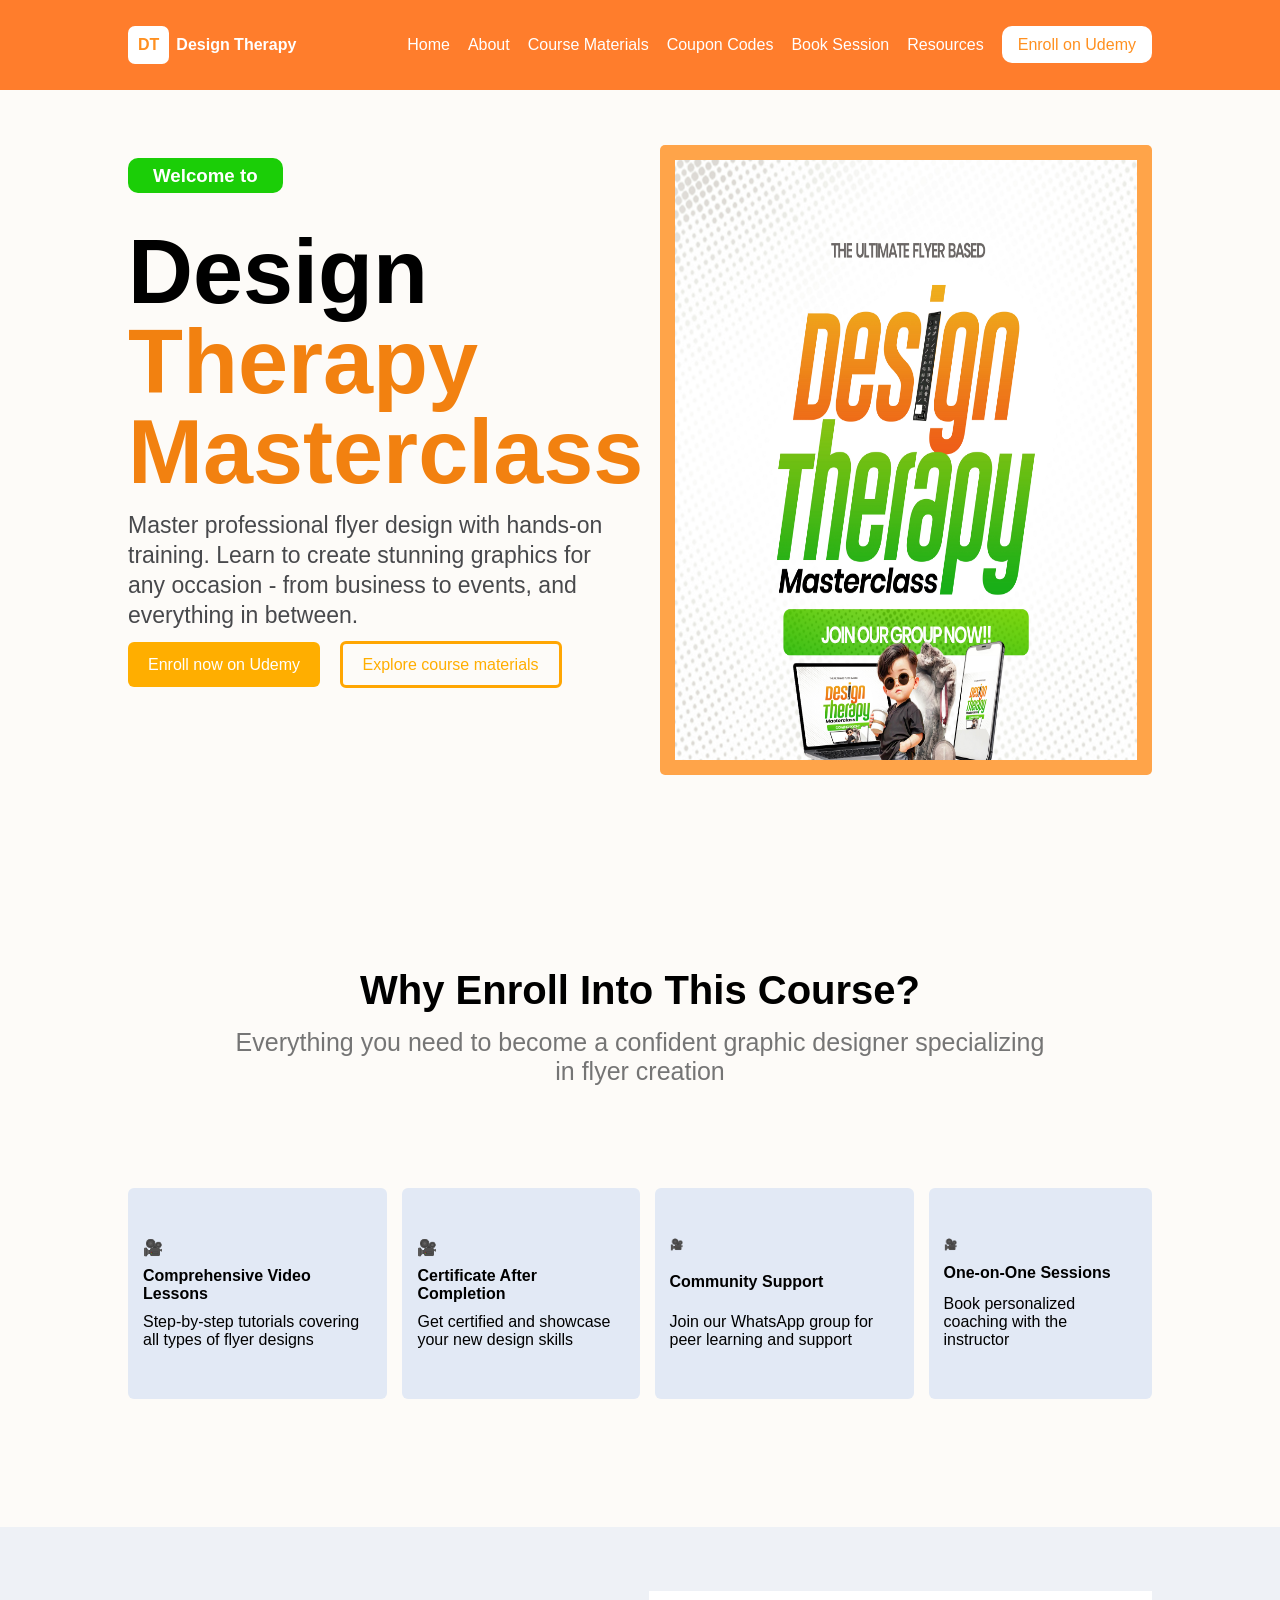
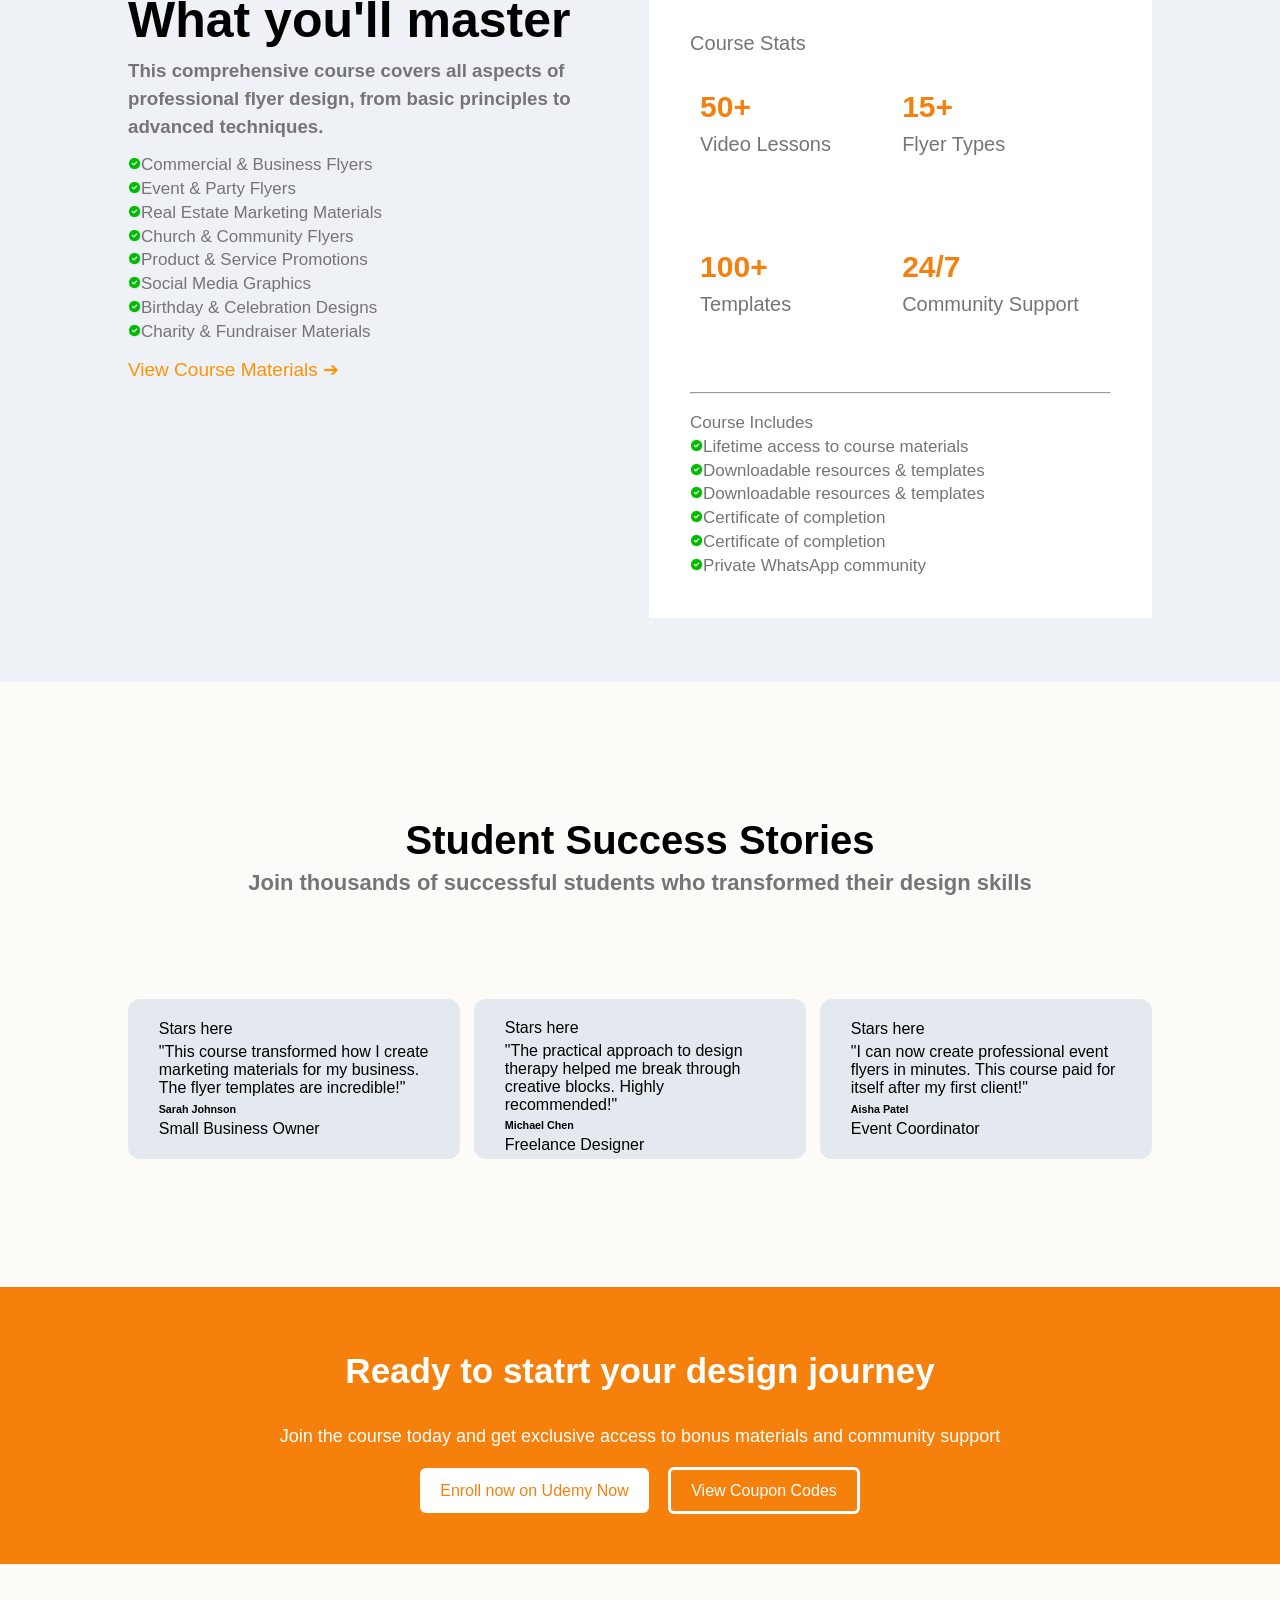
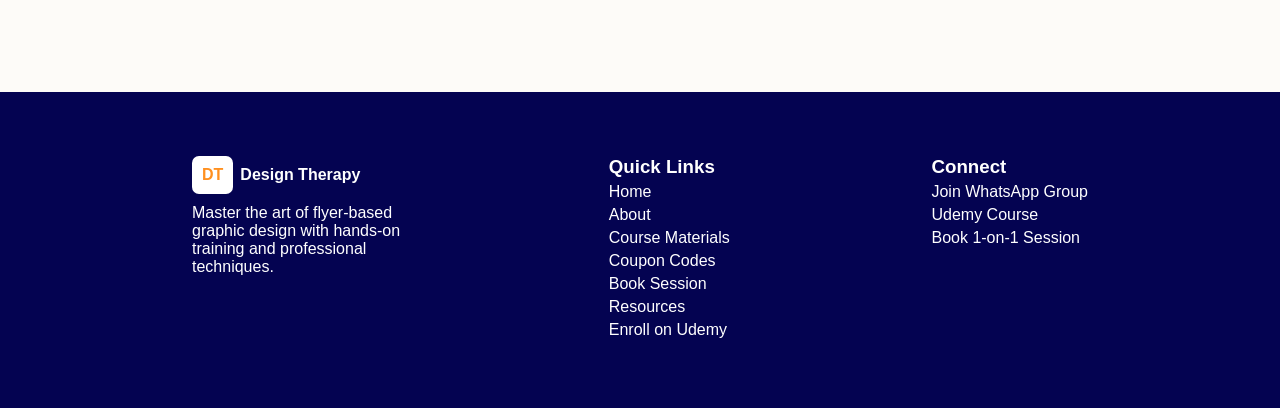
<file: index.html>
<!DOCTYPE html>
<html lang="en">
<head>
    <meta charset="UTF-8">
    <meta name="viewport" content="width=device-width, initial-scale=1.0">
    <title>DesignTherapyMasterclass</title>
    <link rel="stylesheet" href="style.css">
</head>
<body>
    <!-- this si the nav bar -->
        <nav>
        <div class="logo"><a href="">DT</a><h4>Design Therapy</h4></div>
        <div class="navlink">
            <ul>
                <li><a href="index.html">Home</a></li>
                <li><a href="about.html">About</a></li>
                <li><a href="coursematerials.html">Course Materials</a></li>
                <li><a href="couponcodes.html">Coupon Codes</a></li>
                <li><a href="booksesssion.html">Book Session</a></li>
                <li><a href="resources.html">Resources</a></li>
                <li><a href="" class="orange">Enroll on Udemy</a></li>
            </ul>
        </div>
     </nav>
    <div class="main-container">
        <section class="sec-1">
            <div class="hero">
            <h3>Welcome to</h3>
            <h1>Design <br><span class="orng"> Therapy <br>Masterclass</span></h1>
            <p>Master professional flyer design with hands-on training. Learn to create stunning graphics for any occasion - from business to events, and everything in between.</p>
            <div class="btns"> 
                <a href="" class="btn-a">Enroll now on Udemy</a>
                <a href="" class="btn-b">Explore course materials</a>
            </div>
            </div>
            <div class="hero-pic"><img src="images/design therapy.jpg" alt=""></div>
        </section>
        <section class="sec-2">
            <h2>Why Enroll Into This Course?</h2>
            <p>Everything you need to become a confident graphic designer specializing in flyer creation</p>
        </section>

        <!-- This is the section 3 -->
        <section class="sec-3">
            <div class="boxes-3">
                <p>&#127909</p>
                <h4>Comprehensive Video Lessons</h4>
                <p>Step-by-step tutorials covering all types of flyer designs</p>
            </div>
            <div class="boxes-3">
                <p>&#127909</p>
                <h4>Certificate After Completion</h4>
                <p>Get certified and showcase your new design skills</p>
            </div>
            <div class="boxes-3">
                <h6>&#127909</h6>
                <h4>Community Support</h4>
                <p>Join our WhatsApp group for peer learning and support</p>
            </div>
            <div class="boxes-3">
                <h6>&#127909</h6>
                <h4>One-on-One Sessions</h4>
                <p>Book personalized coaching with the instructor</p>
            </div>
            
        </section>
        <!-- This is the section 4 -->

       
     </div>
      <section class="sec-4">
          <div class="master-left">
            <h2>What you'll master</h2>
            <h3>This comprehensive course covers all aspects of professional flyer design, from basic principles to advanced techniques.</h3>
            <p><img src="icons/check.png" alt="">Commercial & Business Flyers</p>
            <p><img src="icons/check.png" alt="">Event & Party Flyers</p>
            <p><img src="icons/check.png" alt="">Real Estate Marketing Materials</p>
            <p><img src="icons/check.png" alt="">Church & Community Flyers</p>
            <p><img src="icons/check.png" alt="">Product & Service Promotions</p>
            <p><img src="icons/check.png" alt="">Social Media Graphics</p>
            <p><img src="icons/check.png" alt="">Birthday & Celebration Designs</p>
            <p><img src="icons/check.png" alt="">Charity & Fundraiser Materials</p>
            <a href="" class="btn">View Course Materials <span>&#10132</span></a>
          </div>      
          <div class="master-right">
            <p>Course Stats</p>
            <div class="box-stats">
                <div class="box">
                    <h3>50+</h3>
                    <p>Video Lessons</p>
                </div>
                <div class="box">
                    <h3>15+</h3>
                    <p>Flyer Types</p>
                </div>
                <div class="box">
                    <h3>100+</h3>
                    <p>Templates</p>
                </div>
                <div class="box">
                    <h3>24/7</h3>
                    <p>Community Support</p>
                </div>
            </div>
            <hr>
            <div class="course-includes">
                <p>Course Includes</p>
                <p><img src="icons/check.png" alt="">Lifetime access to course materials</p>
                <p><img src="icons/check.png" alt="">Downloadable resources & templates</p>
                <p><img src="icons/check.png" alt="">Downloadable resources & templates</p>
                <p><img src="icons/check.png" alt="">Certificate of completion</p>
                <p><img src="icons/check.png" alt="">Certificate of completion</p>
                <p><img src="icons/check.png" alt="">Private WhatsApp community</p>
            </div>

          </div>
        </section>



        <section class="sec-5">
            <div class=" student-succ">
                <h2>Student Success Stories</h2>
                <h5>Join thousands of successful students who transformed their design skills</h5>
                <div class="stu-boxes">
                    <div class="box">
                        <p>Stars here</p>
                        <p>"This course transformed how I create marketing materials for my business. The flyer templates are incredible!"</p>
                        <h6>Sarah Johnson</h6>
                        <p>Small Business Owner</p>
                    </div>
                    <div class="box">
                        <p>Stars here</p>
                        <p>"The practical approach to design therapy helped me break through creative blocks. Highly recommended!"</p>
                        <h6>Michael Chen</h6>
                        <p>Freelance Designer</p>
                    </div>
                    <div class="box">
                        <p>Stars here</p>
                        <p>"I can now create professional event flyers in minutes. This course paid for itself after my first client!"</p>
                        <h6>Aisha Patel</h6>
                        <p>Event Coordinator</p>
                    </div>
                </div>
            </div>
        </section>

        <!-- THIS IS THE SECTION FOR THE ORANGE BANNER -->
         <section class="wide-banner">
                <h3>Ready to statrt your design journey</h3>
                <p>Join the course today and get exclusive access to bonus materials and community support</p>
                <div class="btns">
                <a href="" class="btn-a">Enroll now on Udemy Now</a>
                <a href="" class="btn-b">View Coupon Codes</a>
                </div>
             </section>





     <!-- THIS IS THE FOOTER SECTION -->
      <footer>
                <div class="foot-logo">
                    <div class="logo "><a href="">DT</a><h4>Design Therapy</h4></div>
                    <div><p>Master the art of flyer-based graphic design with hands-on training and professional techniques.</p></div>
                </div>
                <div class="links">
                <ul>
                    <h3>Quick Links</h3>
                    <li><a href="index.html">Home</a></li>
                    <li><a href="about.html">About</a></li>
                    <li><a href="coursematerials.html">Course Materials</a></li>
                    <li><a href="couponcodes.html">Coupon Codes</a></li>
                    <li><a href="">Book Session</a></li>
                    <li><a href="">Resources</a></li>
                    <li><a href="" class="orange">Enroll on Udemy</a></li>
                </ul>
                </div>
                <div class="connect">
                    <h3>Connect</h3>
                    <ul>
                        <li><a href="">Join WhatsApp Group</a></li>
                        <li><a href="">Udemy Course</a></li>
                        <li><a href="">Book 1-on-1 Session</a></li>
                    </ul>
                </div>
             </footer>
</body>
</html>
</file>
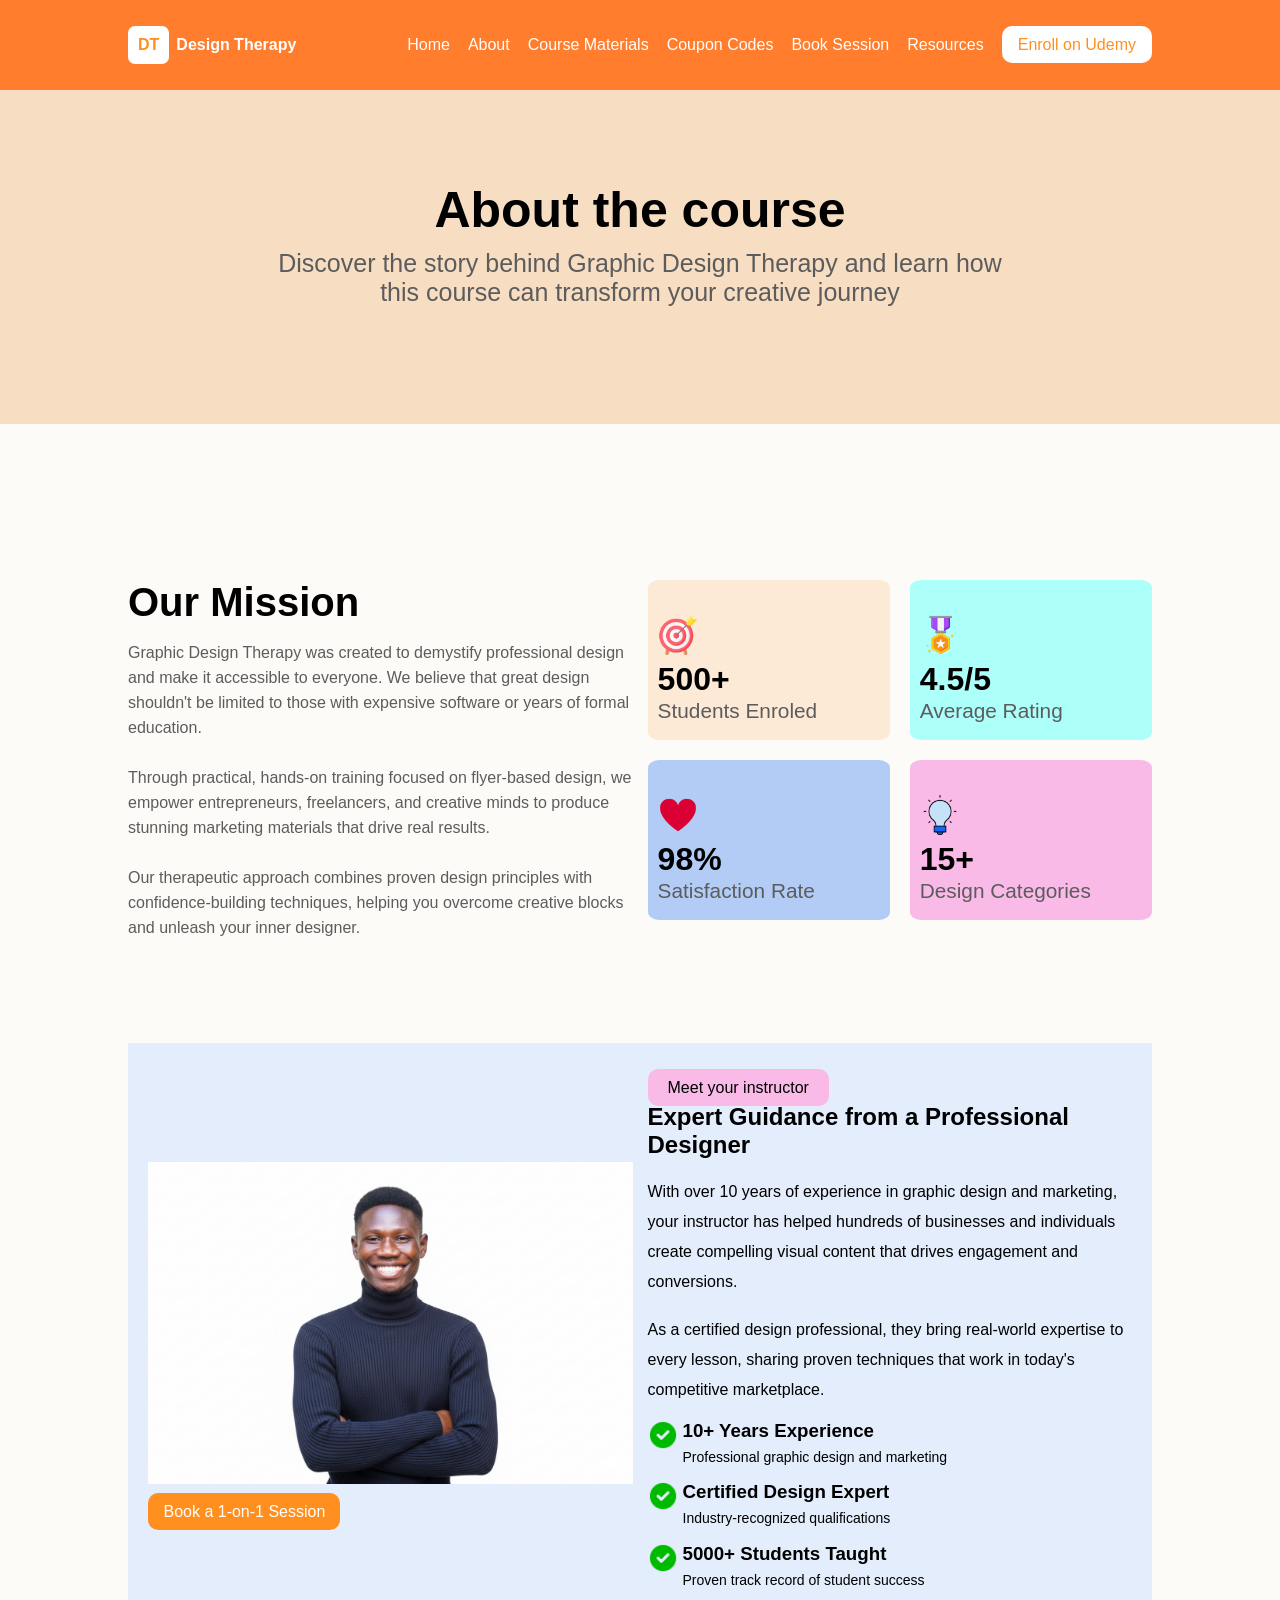
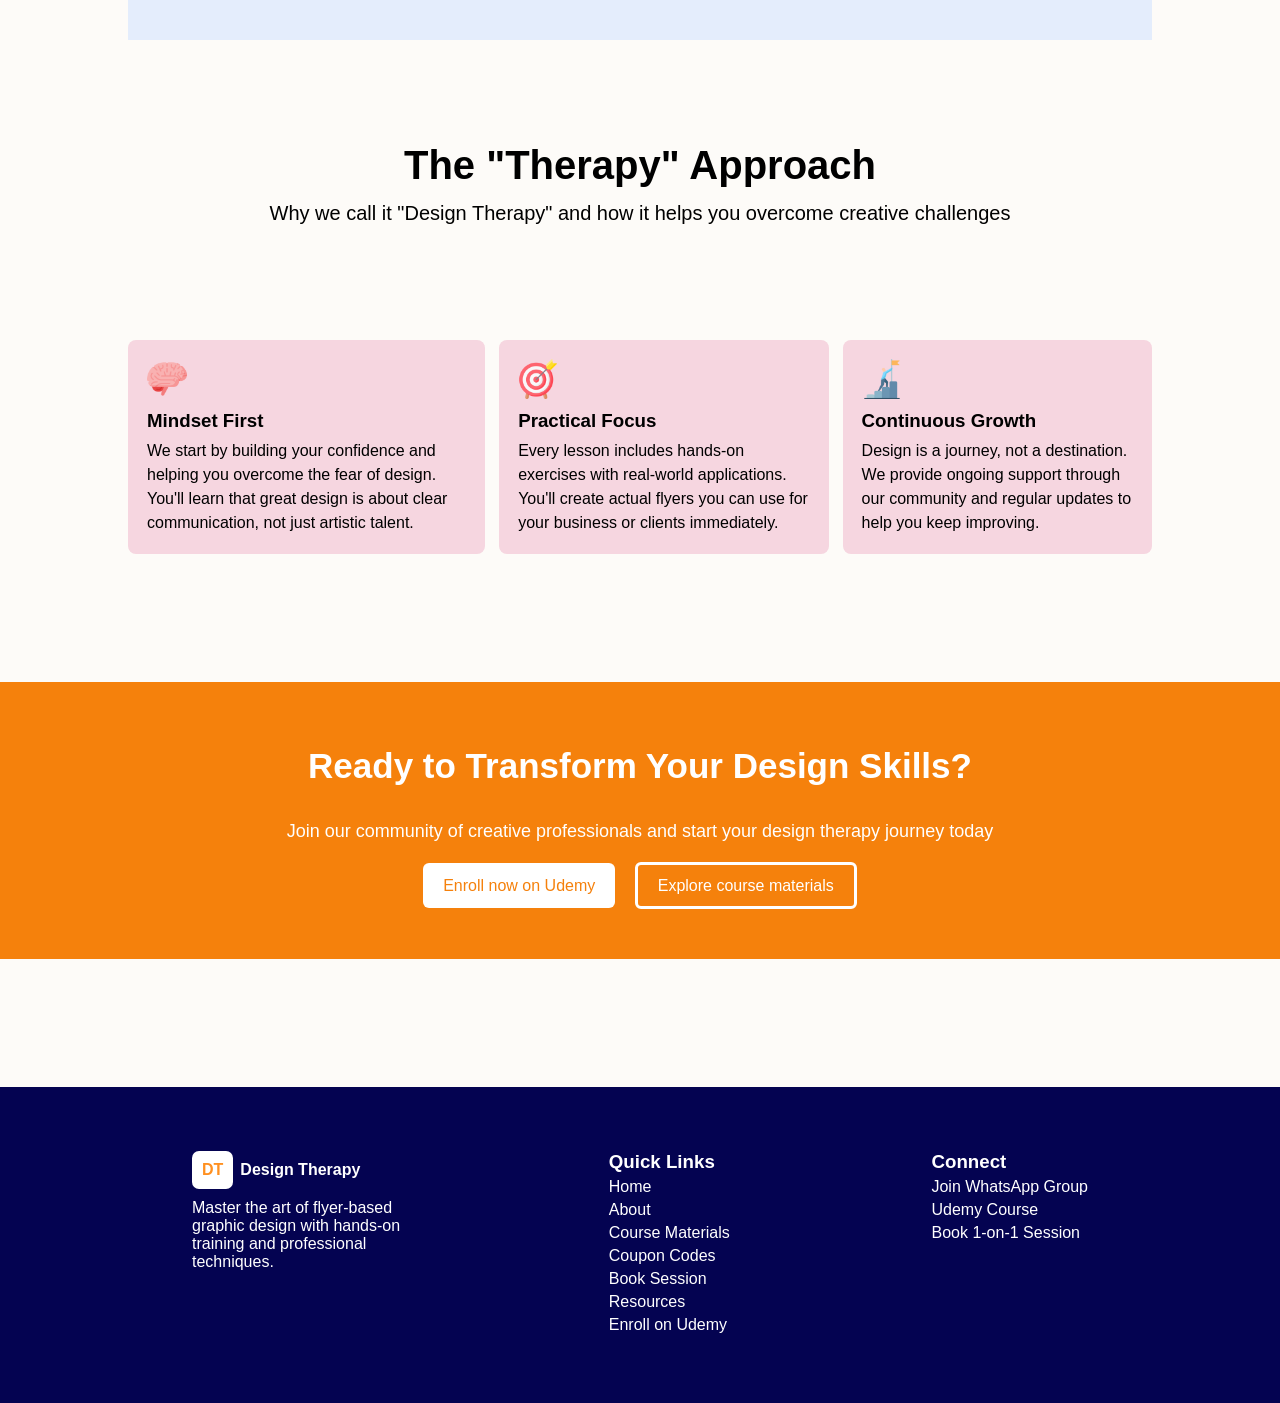
<file: about.html>
<!DOCTYPE html>
<html lang="en">
<head>
    <meta charset="UTF-8">
    <meta name="viewport" content="width=device-width, initial-scale=1.0">
    <title>DesignTherapyMasterclass</title>
    <link rel="stylesheet" href="style.css">
</head>
<body>
        <!-- this side the nav bar -->
        <nav>
        <div class="logo"><a href="">DT</a><h4>Design Therapy</h4></div>
        <div class="navlink">
            <ul>
                <li><a href="index.html">Home</a></li>
                <li><a href="about.html">About</a></li>
                <li><a href="coursematerials.html">Course Materials</a></li>
                <li><a href="couponcodes.html">Coupon Codes</a></li>
                <li><a href="booksesssion.html">Book Session</a></li>
                <li><a href="resources.html">Resources</a></li>
                <li><a href="" class="orange">Enroll on Udemy</a></li>
            </ul>
        </div>
     </nav>

     <!-- About section 1 -->
      <section class="header">
            <h2>About the course</h2>
            <p>Discover the story behind Graphic Design Therapy and learn how this course can transform your creative journey</p>
        </section>
      <div class="main-container">
        <section class="about-2">
            <div class="left-cont">
                <h2>Our Mission</h2>
                <p>Graphic Design Therapy was created to demystify professional design and make it accessible to everyone. We believe that great design shouldn't be limited to those with expensive software or years of formal education. <br><br>

                    Through practical, hands-on training focused on flyer-based design, we empower entrepreneurs, freelancers, and creative minds to produce stunning marketing materials that drive real results. <br><br>

                    Our therapeutic approach combines proven design principles with confidence-building techniques, helping you overcome creative blocks and unleash your inner designer.</p>
            </div>
            <div class="right-cont">
                <div class="box-1">
                    <div class="box a">
                        <img src="icons/focus.png" alt="">
                        <h3>500+</h3>
                        <P>Students Enroled</P>
                    </div>
                    <div class="box b">
                        <img src="icons/rewards.png" alt="">
                        <h3>4.5/5</h3>
                        <P>Average Rating</P>
                    </div>
                    <div class="box c">
                        <img src="icons/heart.png" alt="">
                        <h3>98%</h3>
                        <P>Satisfaction Rate</P>
                    </div>
                    <div class="box d">
                        <img src="icons/idea.png" alt="">
                        <h3>15+</h3>
                        <P>Design Categories</P>
                    </div>
                </div>
            </div>
        </section>
        <!-- Third section for the bout page -->
        <section class="about-3">
            <div class="leftimg"><img src="images/dataman.png" alt=""><a href="" class="booking">Book a 1-on-1 Session</a></div>
            <div class="right-text">
                <p class="pinst">Meet your instructor</p>
                <h1>Expert Guidance from a Professional Designer</h1>
                <br>
                <p>With over 10 years of experience in graphic design and marketing, your instructor has helped hundreds of businesses and individuals create compelling visual content that drives engagement and conversions.</p>
                <br>
                <p>As a certified design professional, they bring real-world expertise to every lesson, sharing proven techniques that work in today's competitive marketplace.</p>
                <div class="items">
                    <div class="item-1">
                        <div class="image"><img src="icons/check.png" alt=""></div>
                    <div class="descrip">
                        <h3>10+ Years Experience</h3>
                        <p>Professional graphic design and marketing</p>
                    </div>
                    </div>
                    <div class="item-1">
                        <div class="image"><img src="icons/check.png" alt=""></div>
                    <div class="descrip">
                        <h3>Certified Design Expert</h3>
                        <p>Industry-recognized qualifications</p>
                    </div>
                    </div>
                    <div class="item-1">
                        <div class="image"><img src="icons/check.png" alt=""></div>
                    <div class="descrip">
                        <h3>5000+ Students Taught</h3>
                        <p>Proven track record of student success</p>
                    </div>
                    </div>
                </div>
            </div>
        </section>
        <!-- This is the 4th section -->
         <section class="therapy-appr">
            <h2>The "Therapy" Approach</h2>
            <p>Why we call it "Design Therapy" and how it helps you overcome creative challenges</p>
         </section>

            <!-- This is the 5th section -->
             <section class="mini-cards">
                <div class="card">
                    <img src="icons/brain.png" alt="">
                    <h3>Mindset First</h3>
                    <p>We start by building your confidence and helping you overcome the fear of design. You'll learn that great design is about clear communication, not just artistic talent.</p>
                </div>
                <div class="card">
                    <img src="icons/focus.png" alt="">
                    <h3>Practical Focus</h3>
                    <p>Every lesson includes hands-on exercises with real-world applications. You'll create actual flyers you can use for your business or clients immediately.</p>
                </div>
                <div class="card">
                    <img src="icons/goal.png" alt="">
                    <h3>Continuous Growth</h3>
                    <p>Design is a journey, not a destination. We provide ongoing support through our community and regular updates to help you keep improving.</p>
                </div>
             </section>
             <!-- This div below is the 80% width container holding the entire elements -->
</div>
             <section class="wide-banner">
                <h3>Ready to Transform Your Design Skills?</h3>
                <p>Join our community of creative professionals and start your design therapy journey today</p>
                <div class="btns">
                <a href="" class="btn-a">Enroll now on Udemy</a>
                <a href="" class="btn-b">Explore course materials</a>
                </div>
             </section>


             <footer>
                <div class="foot-logo">
                    <div class="logo "><a href="">DT</a><h4>Design Therapy</h4></div>
                    <div><p>Master the art of flyer-based graphic design with hands-on training and professional techniques.</p></div>
                </div>
                <div class="links">
                <ul>
                    <h3>Quick Links</h3>
                    <li><a href="index.html">Home</a></li>
                    <li><a href="about.html">About</a></li>
                    <li><a href="coursematerials.html">Course Materials</a></li>
                    <li><a href="couponcodes.html">Coupon Codes</a></li>
                    <li><a href="booksesssion.html">Book Session</a></li>
                    <li><a href="resources.html">Resources</a></li>
                    <li><a href="" class="orange">Enroll on Udemy</a></li>
                </ul>
                </div>
                <div class="connect">
                    <h3>Connect</h3>
                    <ul>
                        <li><a href="">Join WhatsApp Group</a></li>
                        <li><a href="">Udemy Course</a></li>
                        <li><a href="">Book 1-on-1 Session</a></li>
                    </ul>
                </div>
             </footer>
         



      
    
</body>
</html>
</file>
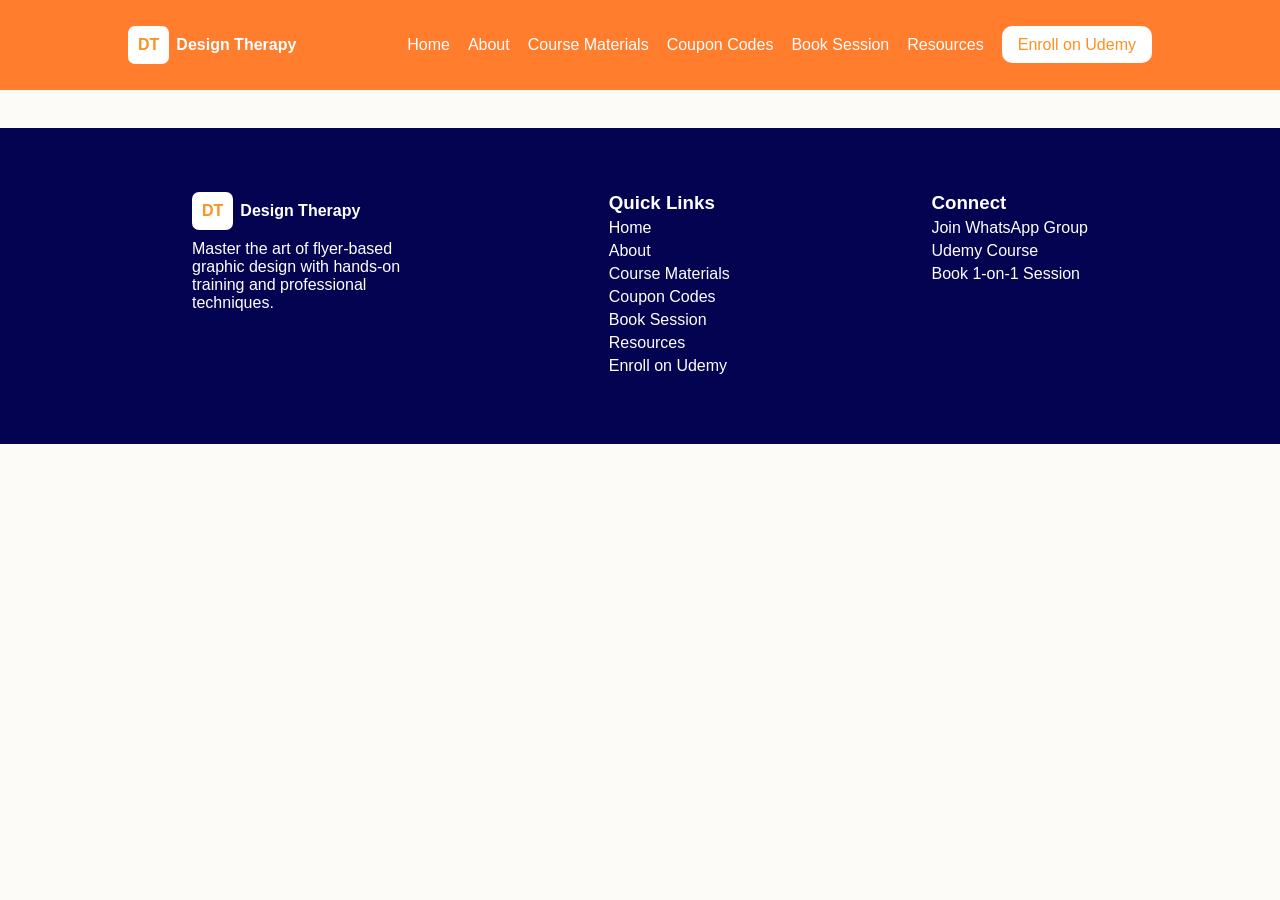
<file: booksesssion.html>
<!DOCTYPE html>
<html lang="en">
<head>
    <meta charset="UTF-8">
    <meta name="viewport" content="width=device-width, initial-scale=1.0">
    <title>DesignTherapyMasterclass</title>
    <link rel="stylesheet" href="style.css">
</head>
<body>
     <!-- this si the nav bar -->
        <nav>
        <div class="logo"><a href="">DT</a><h4>Design Therapy</h4></div>
        <div class="navlink">
            <ul>
                <li><a href="index.html">Home</a></li>
                <li><a href="about.html">About</a></li>
                <li><a href="coursematerials.html">Course Materials</a></li>
                <li><a href="couponcodes.html">Coupon Codes</a></li>
                <li><a href="booksession.html">Book Session</a></li>
                <li><a href="resources.html">Resources</a></li>
                <li><a href="" class="orange">Enroll on Udemy</a></li>
            </ul>
        </div>
     </nav>












            <!-- THIS IS THE FOOTER SECTION -->

            <footer>
                <div class="foot-logo">
                    <div class="logo "><a href="">DT</a><h4>Design Therapy</h4></div>
                    <div><p>Master the art of flyer-based graphic design with hands-on training and professional techniques.</p></div>
                </div>
                <div class="links">
                <ul>
                    <h3>Quick Links</h3>
                    <li><a href="index.html">Home</a></li>
                    <li><a href="about.html">About</a></li>
                    <li><a href="coursematerials.html">Course Materials</a></li>
                    <li><a href="couponcodes.html">Coupon Codes</a></li>
                    <li><a href="booksesssion.html">Book Session</a></li>
                    <li><a href="">Resources</a></li>
                    <li><a href="" class="orange">Enroll on Udemy</a></li>
                </ul>
                </div>
                <div class="connect">
                    <h3>Connect</h3>
                    <ul>
                        <li><a href="">Join WhatsApp Group</a></li>
                        <li><a href="">Udemy Course</a></li>
                        <li><a href="">Book 1-on-1 Session</a></li>
                    </ul>
                </div>
             </footer>



</body>
</html>
</file>
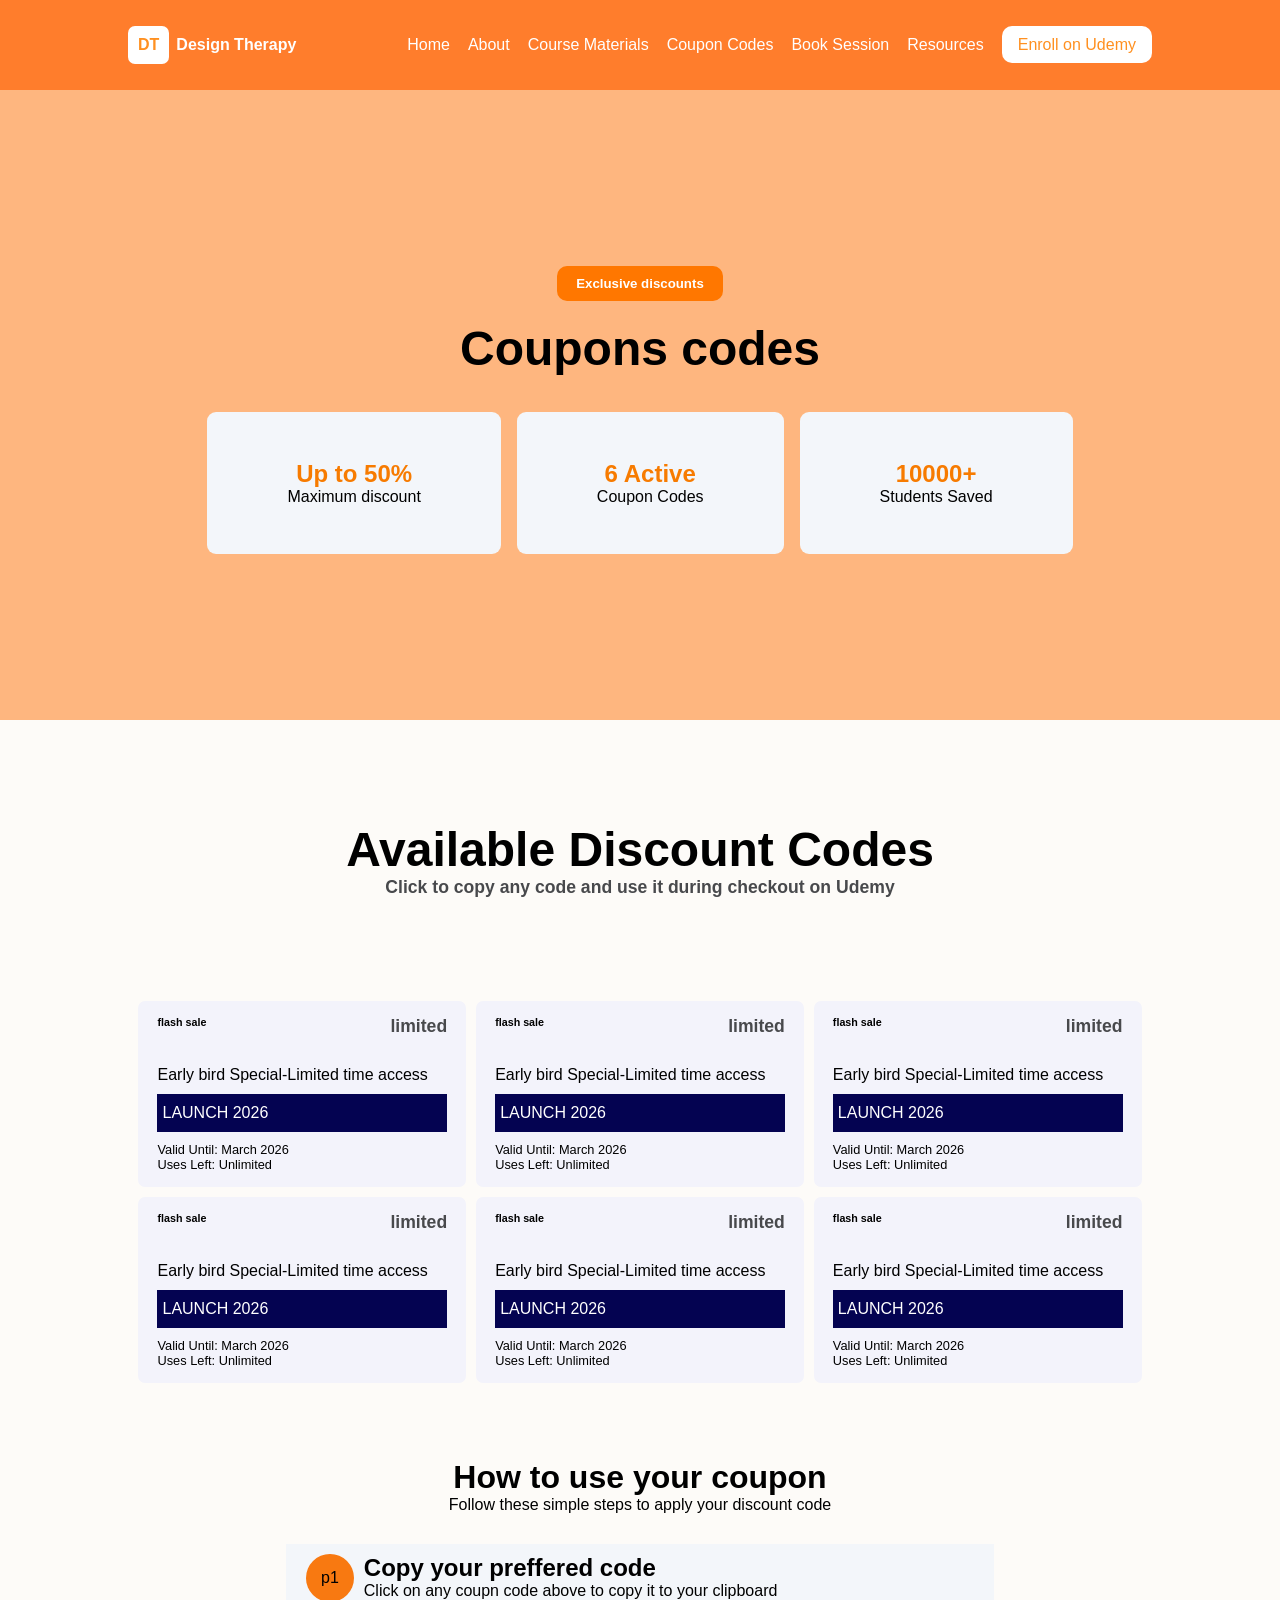
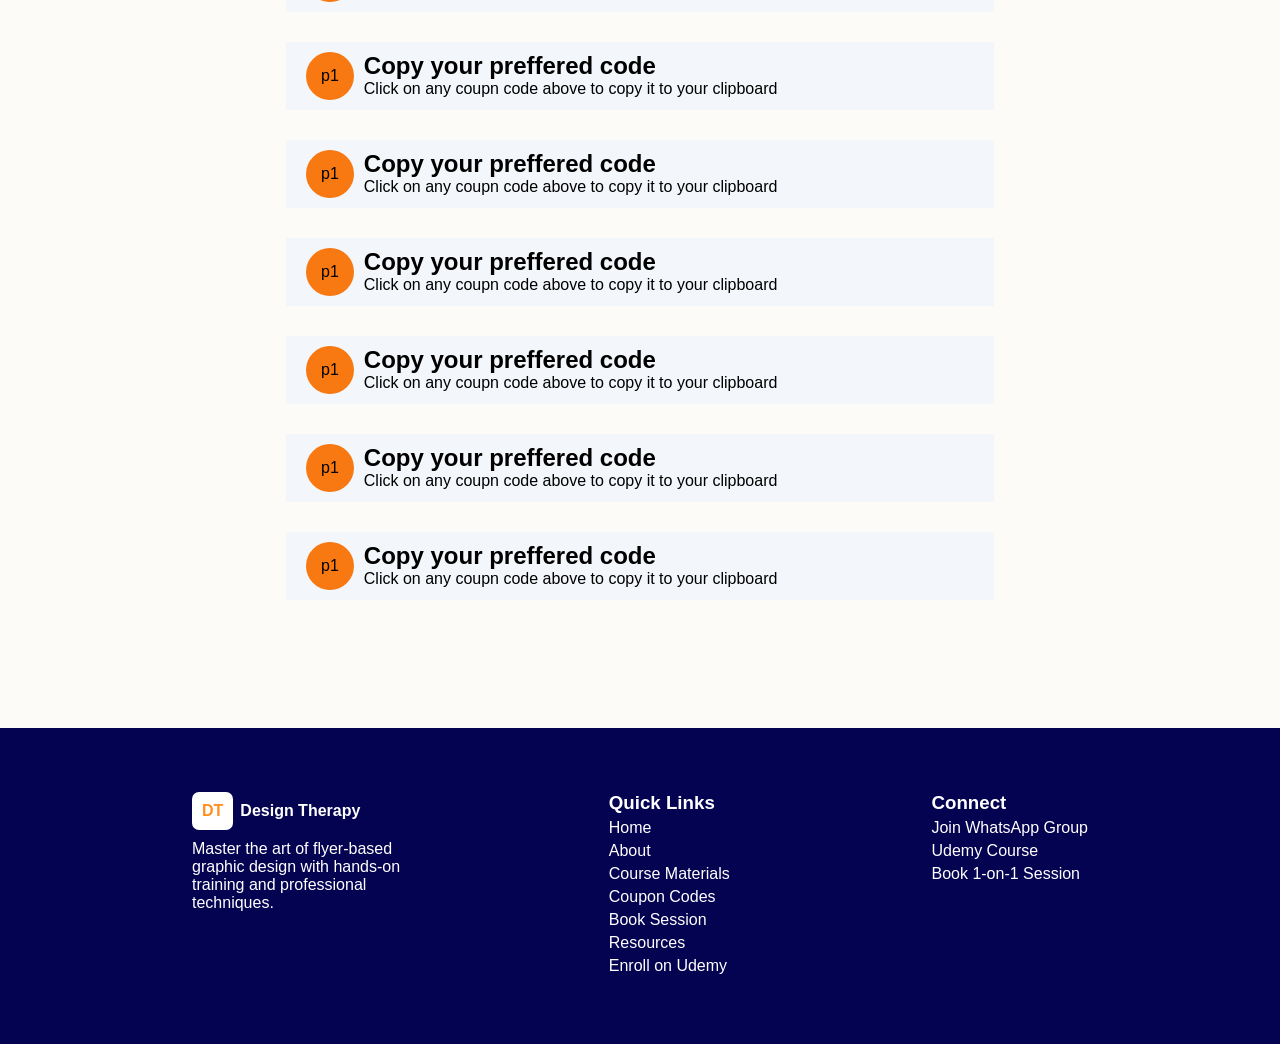
<file: couponcodes.html>
<!DOCTYPE html>
<html lang="en">
<head>
    <meta charset="UTF-8">
    <meta name="viewport" content="width=device-width, initial-scale=1.0">
    <title>DesignTherapyMasterclass</title>
    <link rel="stylesheet" href="style.css">
</head>
<body>
     <!-- this si the nav bar -->
        <nav>
        <div class="logo"><a href="">DT</a><h4>Design Therapy</h4></div>
        <div class="navlink">
            <ul>
                <li><a href="index.html">Home</a></li>
                <li><a href="about.html">About</a></li>
                <li><a href="coursematerials.html">Course Materials</a></li>
                <li><a href="couponcodes.html">Coupon Codes</a></li>
                <li><a href="booksesssion.html">Book Session</a></li>
                <li><a href="resources.html">Resources</a></li>
                <li><a href="" class="orange">Enroll on Udemy</a></li>
            </ul>
        </div>
     </nav>

     <div class="top-head">
        <h5>Exclusive discounts</h5>
        <h1>Coupons codes</h1>
        <div class="boxes-coursemat">
            <div class="d-boxe">
                <h2>Up to 50%</h2>
                <p>Maximum discount</p>
            </div>
            <div class="d-boxe">
                <h2>6 Active</h2>
                <p>Coupon Codes</p>
            </div>
            <div class="d-boxe">
                <h2>10000+</h2>
                <p>Students Saved</p>
            </div>
        </div>
     </div>


     <!-- DISCOUNT CODES SECTION -->
     <section class="disc-codes">
        <h1>Available Discount Codes</h1>
        <h5>Click to copy any code and use it during checkout on Udemy</h5>
        <div class="disc-boxes">
            <div class="disc-box">
                <div class="sub-inner">
                    <h6>flash sale</h6>
                    <h5>limited</h5>
                </div>
                <p>Early bird Special-Limited time access</p>
                <div class="disc-code">
                    <p>LAUNCH 2026</p>
                </div>
                <div class="disc-bot">
                    <p>Valid Until: March 2026</p>
                    <p>Uses Left: Unlimited</p>
                </div>
            </div>
            <div class="disc-box">
                <div class="sub-inner">
                    <h6>flash sale</h6>
                    <h5>limited</h5>
                </div>
                <p>Early bird Special-Limited time access</p>
                <div class="disc-code">
                    <p>LAUNCH 2026</p>
                </div>
                <div class="disc-bot">
                    <p>Valid Until: March 2026</p>
                    <p>Uses Left: Unlimited</p>
                </div>
            </div>
            <div class="disc-box">
                <div class="sub-inner">
                    <h6>flash sale</h6>
                    <h5>limited</h5>
                </div>
                <p>Early bird Special-Limited time access</p>
                <div class="disc-code">
                    <p>LAUNCH 2026</p>
                </div>
                <div class="disc-bot">
                    <p>Valid Until: March 2026</p>
                    <p>Uses Left: Unlimited</p>
                </div>
            </div>
            <div class="disc-box">
                <div class="sub-inner">
                    <h6>flash sale</h6>
                    <h5>limited</h5>
                </div>
                <p>Early bird Special-Limited time access</p>
                <div class="disc-code">
                    <p>LAUNCH 2026</p>
                </div>
                <div class="disc-bot">
                    <p>Valid Until: March 2026</p>
                    <p>Uses Left: Unlimited</p>
                </div>
            </div>
            <div class="disc-box">
                <div class="sub-inner">
                    <h6>flash sale</h6>
                    <h5>limited</h5>
                </div>
                <p>Early bird Special-Limited time access</p>
                <div class="disc-code">
                    <p>LAUNCH 2026</p>
                </div>
                <div class="disc-bot">
                    <p>Valid Until: March 2026</p>
                    <p>Uses Left: Unlimited</p>
                </div>
            </div>
            <div class="disc-box">
                <div class="sub-inner">
                    <h6>flash sale</h6>
                    <h5>limited</h5>
                </div>
                <p>Early bird Special-Limited time access</p>
                <div class="disc-code">
                    <p>LAUNCH 2026</p>
                </div>
                <div class="disc-bot">
                    <p>Valid Until: March 2026</p>
                    <p>Uses Left: Unlimited</p>
                </div>
            </div>

        </div>
     </section>


     <!-- HOW TO USE YOUR COUPON SECTION -->

     <section class="use">
        <h1>How to use your coupon</h1>
        <p>Follow these simple steps to apply your discount code</p>
        <div class="steps">
            <div class="step">
                <div class="num">p1</div>
                <div class="description">
                    <h2>Copy your preffered code</h2>
                    <p>Click on any coupn code above to copy it to your clipboard</p>
                </div>
            </div>
            <div class="step">
                <div class="num">p1</div>
                <div class="description">
                    <h2>Copy your preffered code</h2>
                    <p>Click on any coupn code above to copy it to your clipboard</p>
                </div>
            </div>
            <div class="step">
                <div class="num">p1</div>
                <div class="description">
                    <h2>Copy your preffered code</h2>
                    <p>Click on any coupn code above to copy it to your clipboard</p>
                </div>
            </div>
            <div class="step">
                <div class="num">p1</div>
                <div class="description">
                    <h2>Copy your preffered code</h2>
                    <p>Click on any coupn code above to copy it to your clipboard</p>
                </div>
            </div>
            <div class="step">
                <div class="num">p1</div>
                <div class="description">
                    <h2>Copy your preffered code</h2>
                    <p>Click on any coupn code above to copy it to your clipboard</p>
                </div>
            </div>
            <div class="step">
                <div class="num">p1</div>
                <div class="description">
                    <h2>Copy your preffered code</h2>
                    <p>Click on any coupn code above to copy it to your clipboard</p>
                </div>
            </div>
            <div class="step">
                <div class="num">p1</div>
                <div class="description">
                    <h2>Copy your preffered code</h2>
                    <p>Click on any coupn code above to copy it to your clipboard</p>
                </div>
            </div>
        </div>
     </section>

     
     











            <!-- THIS IS THE FOOTER SECTION -->

            <footer>
                <div class="foot-logo">
                    <div class="logo "><a href="">DT</a><h4>Design Therapy</h4></div>
                    <div><p>Master the art of flyer-based graphic design with hands-on training and professional techniques.</p></div>
                </div>
                <div class="links">
                <ul>
                    <h3>Quick Links</h3>
                    <li><a href="index.html">Home</a></li>
                    <li><a href="about.html">About</a></li>
                    <li><a href="coursematerials.html">Course Materials</a></li>
                    <li><a href="">Coupon Codes</a></li>
                    <li><a href="">Book Session</a></li>
                    <li><a href="">Resources</a></li>
                    <li><a href="" class="orange">Enroll on Udemy</a></li>
                </ul>
                </div>
                <div class="connect">
                    <h3>Connect</h3>
                    <ul>
                        <li><a href="">Join WhatsApp Group</a></li>
                        <li><a href="">Udemy Course</a></li>
                        <li><a href="">Book 1-on-1 Session</a></li>
                    </ul>
                </div>
             </footer>



</body>
</html>
</file>
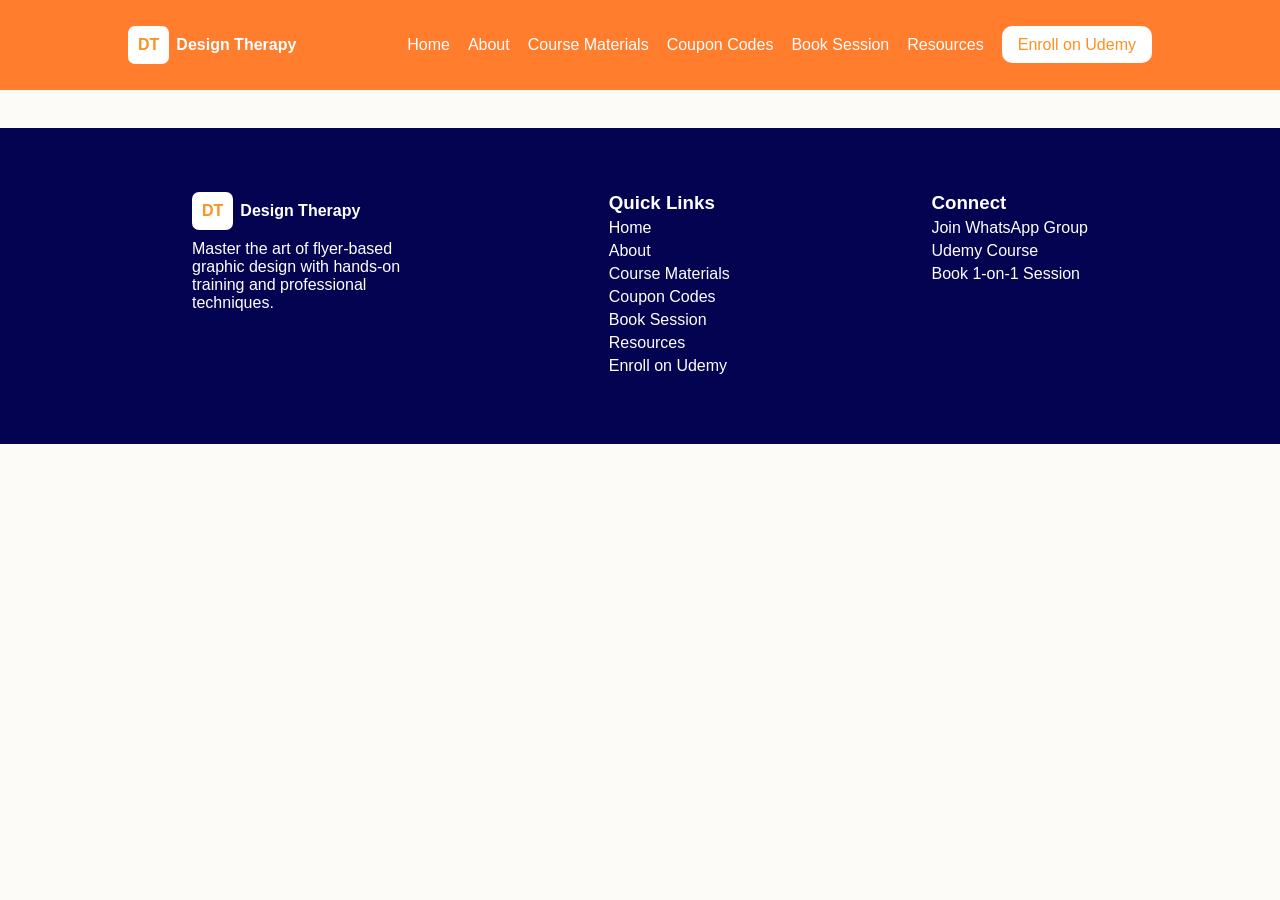
<file: resources.html>
<!DOCTYPE html>
<html lang="en">
<head>
    <meta charset="UTF-8">
    <meta name="viewport" content="width=device-width, initial-scale=1.0">
    <title>DesignTherapyMasterclass</title>
    <link rel="stylesheet" href="style.css">
</head>
<body>
     <!-- this si the nav bar -->
        <nav>
        <div class="logo"><a href="">DT</a><h4>Design Therapy</h4></div>
        <div class="navlink">
            <ul>
                <li><a href="index.html">Home</a></li>
                <li><a href="about.html">About</a></li>
                <li><a href="coursematerials.html">Course Materials</a></li>
                <li><a href="couponcodes.html">Coupon Codes</a></li>
                <li><a href="booksesssion.html">Book Session</a></li>
                <li><a href="resources.html">Resources</a></li>
                <li><a href="" class="orange">Enroll on Udemy</a></li>
            </ul>
        </div>
     </nav>
     









            <!-- THIS IS THE FOOTER SECTION -->

            <footer>
                <div class="foot-logo">
                    <div class="logo "><a href="">DT</a><h4>Design Therapy</h4></div>
                    <div><p>Master the art of flyer-based graphic design with hands-on training and professional techniques.</p></div>
                </div>
                <div class="links">
                <ul>
                    <h3>Quick Links</h3>
                    <li><a href="index.html">Home</a></li>
                    <li><a href="about.html">About</a></li>
                    <li><a href="coursematerials.html">Course Materials</a></li>
                    <li><a href="couponcodes.html">Coupon Codes</a></li>
                    <li><a href="booksesssion.html">Book Session</a></li>
                    <li><a href="resources.html">Resources</a></li>
                    <li><a href="" class="orange">Enroll on Udemy</a></li>
                </ul>
                </div>
                <div class="connect">
                    <h3>Connect</h3>
                    <ul>
                        <li><a href="">Join WhatsApp Group</a></li>
                        <li><a href="">Udemy Course</a></li>
                        <li><a href="">Book 1-on-1 Session</a></li>
                    </ul>
                </div>
             </footer>


</body>
</html>
</file>
<file: style.css>
/* Nav bar and its components */
*{
    padding:0;
    margin:0;
    box-sizing:border-box;
    font-family: sans-serif;
}

html, body{
    position: absolute;
    top:0;
    right: 0;
    bottom: 0;
    left: 0;
    background-color: #fdfbf8;
}

.main-container{
    width:80%;
    margin: 0 auto;
    margin-top:5%;
    padding-top: 4%;
}
nav{
    display: flex;
    justify-content: space-between;
    align-items: center;
    width: 100%;
    height: 10%;
    background-color: rgb(255, 125, 44);
    padding: 0 10%;
    position: fixed;
    z-index: 100;
}

.logo{
    display: flex;
    align-items: center;
    color: #fff;
}

.logo a{
    text-decoration: none;
    color: #ff9020;
    background-color: #fff;
    padding: 10px;
    border-radius: 7px;
    margin-right: 7px;
    font-weight: 600;
}

.navlink ul{
    display: flex;
    gap:18px;
}

.navlink ul li{
    list-style-type: none;
}

.navlink ul li a{
    text-decoration: none;
    color:#fff;
       /* &:hover{
        background-color: #fff;
        color: #ff9020;
        padding: 10px 16px;
        border-radius: 10px;
    } */
}

.navlink .orange{
    background-color: #fff;
    color: #ff9020;
    padding: 10px 16px;
    border-radius: 10px;
}

/* Nav bar Sizing for mobile screens */
@media(max-width:700px){
    nav{
        background-color: black;
    }
}

/* Hero section or landing page */
/* section 1 */
.sec-1{
    margin-top: 30px;
    display: flex;
    height: 80dvh;
    gap:20px;
}

.sec-1 .hero{
    width: 50%;
}

.sec-1 .hero-pic{
    width:50%;
}

.hero-pic img{
    width:100%;
    height: 70dvh;
    background-color: #ffa449;
    padding: 15px;
    border-radius: 5px;
}


.hero h1{
    font-size: 90px;
    line-height: 90px;
    margin-top: 40px;
}

.hero h3{
    background-color: #1bce07;
    display: inline;
    color: #fff;
    padding: 7px 25px;
    border-radius: 10px;
}


.hero p{
    font-size: 23px;
    color: #48494c;
    line-height: 1.3;
    margin-top:14px;
    margin-bottom: 25px;
}

.orng{
    color: #f28110;
}

.hero{
    padding-top: 20px;
    padding-right: 30px;
}

.sec-2{
    padding: 0px 10%;
    margin-top:10%;
}

.sec-2 h2{
    text-align: center;
    font-size: 40px;
    margin-bottom:15px;
}


.sec-2 p{
    text-align: center;
    font-size: 25px;
    color: #757575;
}

.sec-3{
    margin-top: 10%;
    display: flex;
    flex-basis: 25%;
    gap:15px;
}

.boxes-3{
    background-color: #e2e9f5;
    padding: 50px 15px;
    display: flex;
    flex-direction: column;
    justify-content: space-between;
    gap:10px;
    border-radius: 6px;
}



/* HOMEPAGE SEC 4 */
.sec-4{
    margin-top: 10%;
    background-color: #eef1f6;
    padding: 5% 10%;
    display: flex;
    align-items: flex-start;
    justify-content: space-between;
    gap:20px;
}

.master-left{
    display: flex;
    flex-direction: column;
    flex-basis: 50%;
}

.sec-4 .master-left h2{
    font-size: 50px;
    margin-bottom: 8px;
}
.sec-4 .master-left p{
    font-size: 17px;
    line-height: 1.4;
    color: #757575;
}

.master-left h3{
    color: #757575;
    margin-bottom: 12px;
    line-height: 1.5;
}


.master-left img{
    width:13px;
}

.master-left a{
    text-decoration: none;
    color: #ff9204;
    margin-top: 14px;
    font-size: 19px;
}


.box p{
    font-size: 16px;
}

.master-right{
    display: flex;
    flex-basis: 50%;
    flex-direction: column;
    background-color: #ffff;
    padding: 4% 4%;
    justify-content: center;
}

.master-right p{
    font-size: 20px;
    color: #757575;
}

.master-right hr{
    margin: 17px 0px;
}
.box-stats{
    display: flex;
    flex-wrap: wrap;
    justify-content: flex-start;
    align-items: center;
}


.box-stats .box h3{
    color: #f28110;
    font-size: 30px;
    margin-bottom: 9px;
}


.course-includes img{
    width:13px
}

.course-includes p{
    line-height: 1.4;
    font-size: 17px;
}

/* THIS IS SECTION5 SEC-5 */

.sec-5{
    margin-top: 10%;
    text-align: center;
    padding: 0 10%;
}

.stu-boxes{
    display: flex;
    flex-basis: 50%;
    text-align: left;
    gap: 14px;
    align-items: center;
    margin-top: 10%;
}

.stu-boxes .box{
    background-color: #e4e9f0;
    border-radius: 12px;
    padding: 2% 3%;
    display: flex;
    flex-direction: column;
    justify-content: space-evenly;
    gap:5px;
}


.student-succ h2{
    font-size: 40px;
    line-height: 1.5;
}

.student-succ h5{
    font-size: 22px;
    color: #757575;
}
















/* ABOUT PAGE ONLY  */

.header{
    height: 40dvh;
    width:100%;
    background-color: #f7ddc2;
    display: flex;
    justify-content: center;
    align-items: center;
    flex-direction: column;
    padding: 0 20%;
    margin-top:5%;
}

.header h2{
    font-size: 50px;
    margin-bottom: 10px;
}

.header p{
    color:  rgb(92, 92, 92);
    text-align: center;
    font-size: 25px;
}

/* Containers under the header in about section */

.about-2{
    display: flex;
    margin-top:4%;
    gap: 15px;
}

.left-cont{
    width:50%
}

.left-cont h2{
    font-size: 40px;
    margin-bottom: 15px;
}

.left-cont p{
    line-height: 25px;
    color: rgb(92, 92, 92);
}
/* Styling for icons */
.box img{
    width:40px;
}

.right-cont{
    width:50%;
}

.box-1{
    display: flex;
    gap: 20px;
    flex-wrap: wrap;
    justify-content: center;
    align-items: center;
}

.box{
    width:48%;
    height: 160px;
    border-radius: 5%;
    padding: 35px 0px 5px 10px;
}

.box-1 .a{
    background-color: #fce9d6;
}
.box-1 .b{
    background-color: #adfffa;
}

.box-1 .c{
    background-color: #b2ccf6;
}

.box-1 .d{
    background-color: #f9bae8;
}

.box-1 .box h3{
    font-size: 2rem;
    line-height: 40px;
}
.box-1 .box p{
    font-size: 1.3rem;
    color:  rgb(92, 92, 92); ;
}

/* About page  */
.about-3{
    margin-top:10%;
    background-color: #e4edfc;
    display: flex;
    padding: 3% 2%;
    gap:15px;
    align-items: center;
}

.leftimg{
    width:50%;
}

.leftimg img{
    width: 100%;
    margin-bottom: 15px;
}

.right-text{
    width:50%;
}
.items{
    margin:3% 0%;
} 

.item-1{
    display: flex;
    gap:5px;
    margin:2% 0%;
}
.item-1 img{
    width:30px;

}

/* Meet your instructor side */
.pinst{
    background-color:#f9bae8;
    display: inline;
    padding: 10px 20px;
    border-radius: 10px;
}
.right-text p{
    line-height: 30px;
}

.descrip p{
    font-size: 14px;
}
.booking{
    text-decoration: none;
    background-color: #ff9020;
    color: #fff;
    padding: 10px 15px;
    border-radius: 10px;
}




/* The fourth 4th section for about */

.therapy-appr{
    margin-top: 10%;
    text-align: center;
}

.therapy-appr h2{
    font-size: 40px;
}
.therapy-appr p{
    font-size: 20px;
    line-height: 50px;
}

/* This is the theree card that come immediately after the therapy approach topic */

.mini-cards{
    margin-top:10%;
}

.mini-cards{
    display: flex;
    gap:14px;
}


.mini-cards .card img{
    width:40px;
    margin-bottom: 7px;
}

.mini-cards .card{
    background-color: #f6d6e0;
    padding: 19px 19px;
    border-radius: 8px;
}

.mini-cards .card  h3{
    margin-bottom: 7px;
}

.mini-cards .card p{
    line-height: 1.5;
}

/* The orange banner under the therapy effect */

.wide-banner{
    margin-top: 10%;
    width:100%;
    text-align: center;
    padding: 5% 0%;
}

.wide-banner{
    background-color: #f5810c;
}

.wide-banner h3{
    font-size: 35px;
    color: #fff;
}

.wide-banner p{
    font-size: 25px;
    font-size: 18px;
    margin:35px 0;
    color:#fff;
}

.wide-banner a{
    text-decoration: none;
    text-align: center;
}

/* .btns{
    display: flex;
    gap: 10px;
    align-items: center;
    justify-content: center;
    gap: 25px;
} */

/* for the about page */
.btns .btn-a{
    background-color: #fff;
    padding: 14px 20px;
    color: #f5810c;
    border-radius: 6px;
    margin-right: 15px;
}

.btns .btn-b{
    padding: 12px 20px;
    color: #ffffff;
    border: 3px solid white;
    border-radius:6px ;
}

/* for the home hero section */
.hero .btns .btn-a{
    background-color: #ffae00;
    padding: 14px 20px;
    color: #ffffff;
    border-radius: 6px;
    text-decoration: none;
    margin-right: 15px;
}

.hero .btns .btn-b{
    padding: 12px 20px;
    color: #ffae00;
    border: 3px solid rgb(255, 166, 2);
    border-radius:6px ;
    text-decoration: none;
}


/* FOOTER SECTION */
footer{
    background-color: #040351;
    display: flex;
    justify-content: space-between;
    padding: 5% 15%;
    color: #ffff;
    margin-top:10%;
}

.foot-logo{
    display: flex;
    flex-direction: column;
    width: 24%;
    color: #ffff;
    gap: 10px;
}

.links ul li a{
    color: #fff;
    text-decoration: none;
    
}

.connect ul li a{
    color: #fff;
    text-decoration: none;
    margin: 5px 0px;
}
.connect ul li{
    margin: 5px 0px;
}

.links ul li{
    margin: 5px 0px;
}

.links ul{
    list-style-type: none;
}

.connect ul{
    list-style-type: none;
}






/* COURSE MATERIALS PAGE */

.boxes-coursemat{
    display: flex;
    gap:1rem;
    margin-top:1rem;
}

.course-header{
    height:60dvh;
}

.c-boxe{
    background-color: #f3f6fa;
    padding: 1.2rem 5rem;
    border-radius: 9px;
    text-align: center;
}

.c-boxe h2{
    color: #f77b00;
    margin-bottom: 0;
}

.c-boxe p{
    font-size: 1rem;
}

/* COMPREHENSIVE COURSE OUTLINE */

.outline-page{
    width:80%;
    margin: 0 auto;
    background-color: #ff8000;
    margin-top: 10%;
    display: flex;
    padding: 5% 3%;
    color: #fff;
    line-height: 1.4;
}

.outline-page .image{
    height: 50%;
    width: 50%;
    background-color: #eef1f6;
}

.outline-page .words{
    width: 50%;
}




/* CATEGORY SECTION  */
.c-category{
    margin-top: 10%;
    background-color: #e4e9f1;
    padding: 5% 10%;
}

.c-category h1{
    text-align: center;
    font-size: 3.5rem;
}

.c-category h5{
    text-align: center;
    font-size: 1.4rem;
    color: #757575;
}

.cat-boxes{
    display: flex;
    margin-top: 4%;
    gap: 1rem;
    flex-wrap: wrap;
    text-align: left;
    justify-content: center;
}

.cat-box{
    background-color: #fff;
    flex-basis: 49%;
    border-radius: 7px;
    padding: 3% 2%;
    display: flex;
    flex-direction: column;
    justify-content: center;
}

.cat-boxes img{
    width: 1rem;
}

.bottom{
    display: flex;
    gap: 1rem;
}
.cat-box p{
    line-height: 1.6;
    font-size: 1rem;
    color:#757575;
}

.cat-box hr{
    margin: 14px 0;
}


/* RESOURCE SECTION */

.resources{
    margin-top: 10%;
    text-align: center;
    padding: 3% 10%;
}

.resources h1{
    font-size: 3rem;
}


.resources h6{
    font-size: 1.5rem;
    color: #757575;
} 
.resources p{
    font-size: 0.8rem;
    color: #757575;
} 
.resources h5{
    font-size: 1.3rem;
    color: #464646;
} 



.box-cont{
    display: flex;
    gap:1rem;
    flex-wrap: wrap;
    margin-top: 5%;
}

.res-boxes{
    background-color: #e8e9ea;
    width: 45%;
    text-align: left;
    padding: 1rem 2rem;
    border-radius: 4px;
}

.prompt{
    background-color: #3b9f2f;
    text-align: center;
    width: 30%;
    margin:0 34%;
    padding: 10px 15px;
    color: #fff;
    border-radius: 7px;
}

/* THIS CESCTION IS THE LEARNING PATH */

.l-path{
    margin-top:10%;
    text-align: center;
}

.l-path h2{
    font-size: 3.5rem;
}



.paths{
    display: flex;
    justify-content: space-between;
    background-color: #f4f4f2;
    margin: 1.5% 20%;
    align-items: center;
    padding: 19px 19px;
    text-align: left;
    border-radius: 8px;
}

.left-s{
    display: flex;
    gap: 20px;
    align-items: center;
}

.left-s .num{
    background-color: #ffc506;
    font-size: 0.6rem;
    color: #fff;
    padding: 9px 15px;
    border-radius: 50%;
}

.rigt-s img{
    width:30px;
}


/* COUPON CODES SECTION */
.top-head{
    height: 80%;
    width:100%;
    background-color: #feb67f;
    display: flex;
    align-items: center;
    justify-content: center;
    flex-direction: column;
}

.top-head h1{
    font-size: 3rem;
    color: #000000;
    margin: 20px 0;
}

.top-head h5{
    color: #fff;
    background: #ff7700;
    padding: 10px 19px;
    border-radius: 10px;
    margin-top: 99px;
}

.d-boxe{
    background-color: #f3f6fa;
    padding: 3rem 5rem;
    border-radius: 9px;
    text-align: center;
}

.d-boxe h2{
    color: #f77b00;
    margin-bottom: 0;
}

.d-boxe p{
    font-size: 1rem;
}



/* DISCOUNT CODES SECTION */

.disc-codes{
    margin: 0 auto;
    width:80%;
}


.disc-boxes{
    display:flex;
    gap:10px;
    flex-wrap: wrap;
    justify-content: center;
}
.disc-codes h1{
    text-align: center;
    margin-top: 10%;
}


.disc-codes h5{
    text-align: center;
    font-size: 1.1rem;
    color:#48494c;
    margin-bottom: 10%;
}

.disc-codes h1{
    font-size: 3rem;
   
}

.disc-box{
    background-color: #f3f3fb;
    width: 32%;
    padding: 15px 19px;
    border-radius: 7px;
}


.sub-inner{
    display: flex;
    justify-content: space-between;
}

.sub-inner h6{
    padding: 0px;
}

.disc-code p{
    background-color:#040351;
    color: #fff;
    padding: 10px 5px;
    margin: 10px 0;;
}

.disc-bot p{
    font-size: 0.8rem;
}


.use{
    margin: 0 auto;
    width:60%;
}


.use h1{
    margin-top: 10%;
    text-align: center;
    font-size: 2rem;
}

.use p{
    text-align: center;
}

.description p{
    text-align: left;
}

.step{
    display: flex;
    gap:10px;
    background-color: #f3f6fa;
    padding: 10px 20px;
    margin:30px;
}

.step .num{
    background-color: #f87911;
    padding: 15px;
    border-radius: 50%;
}
</file>
